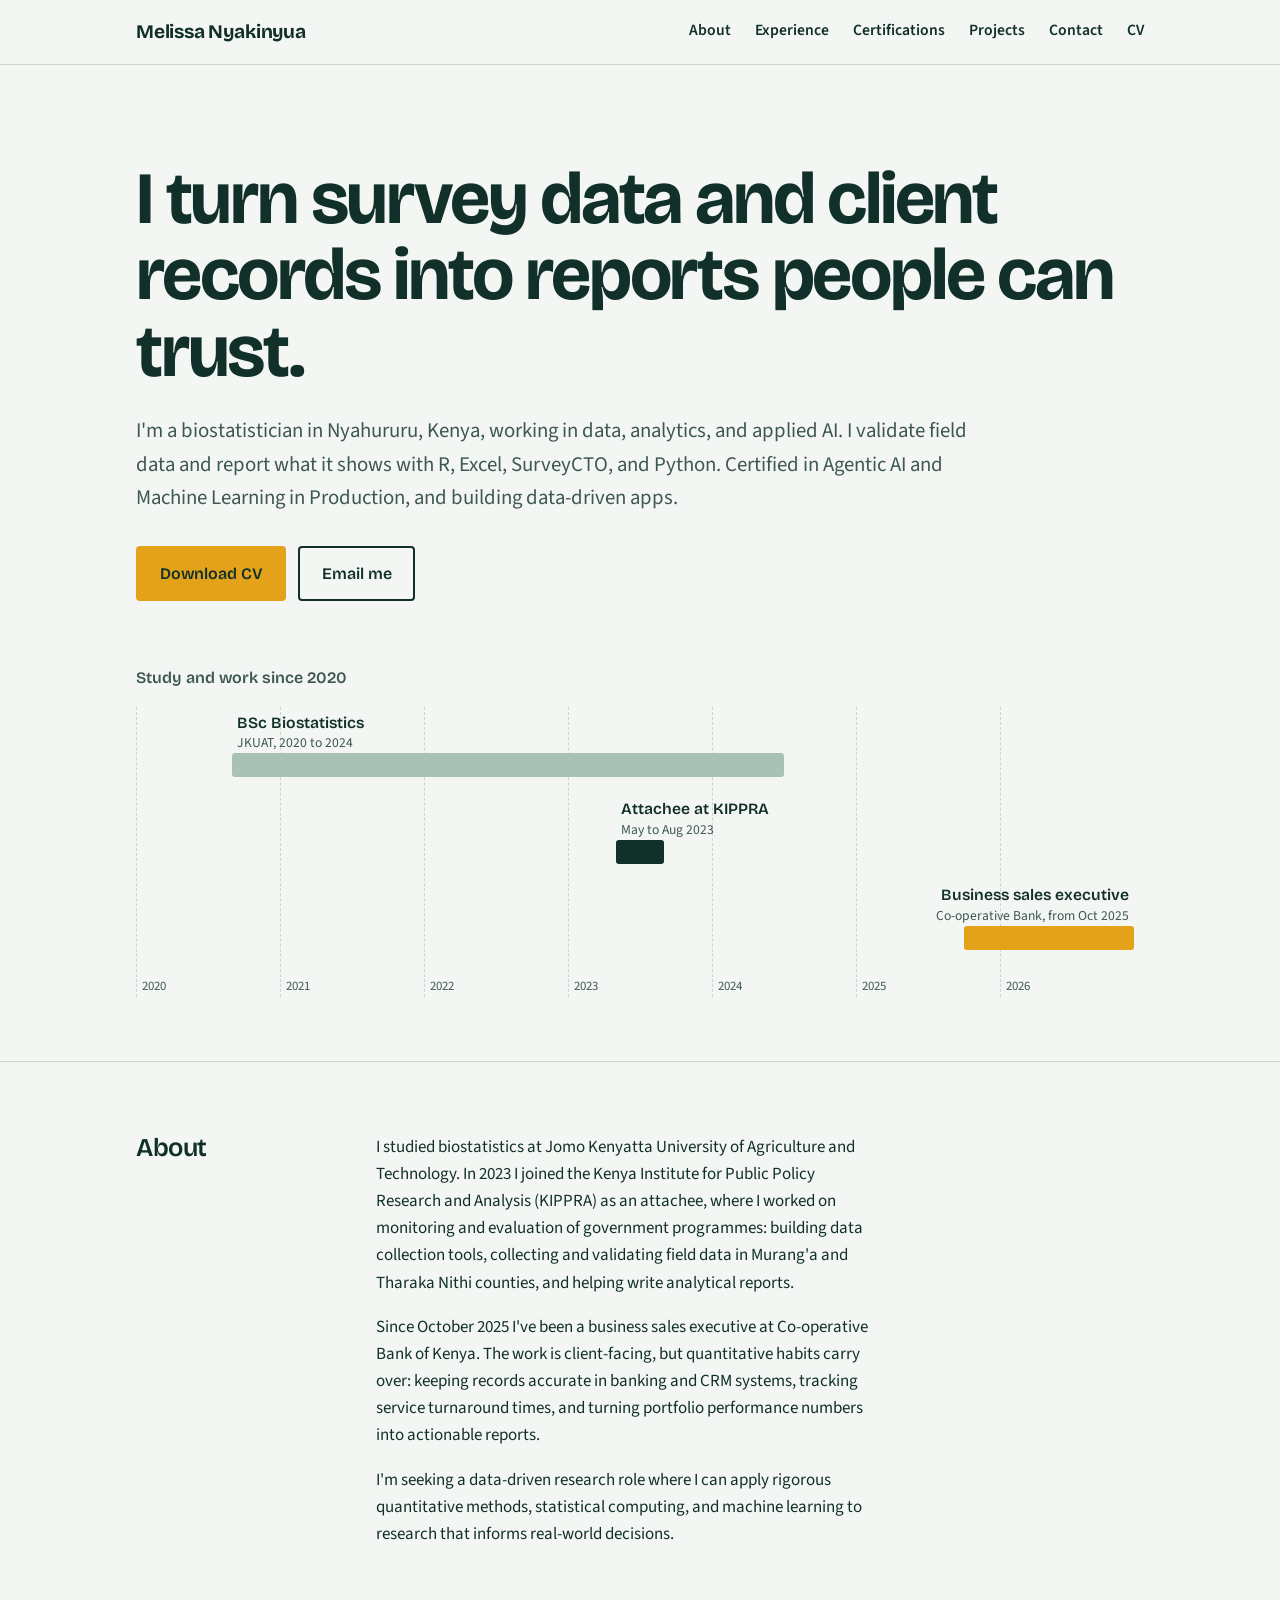
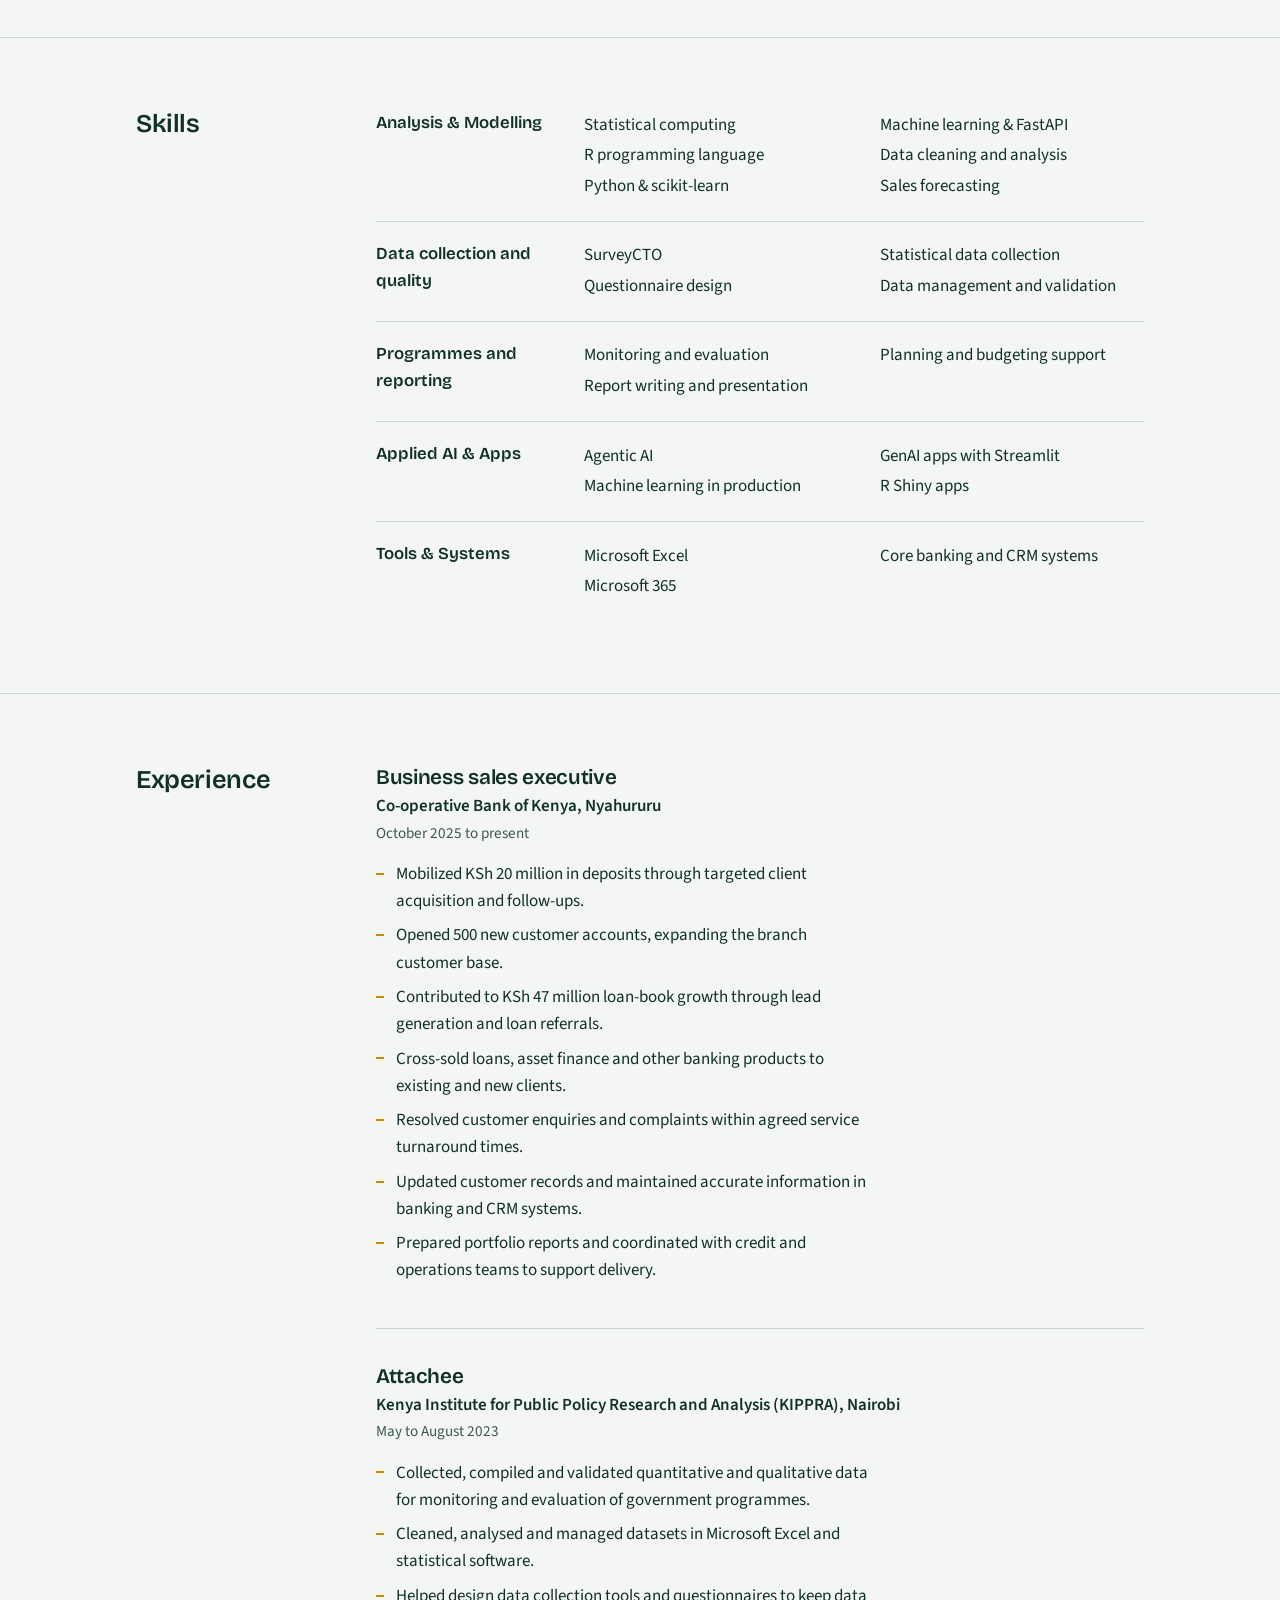
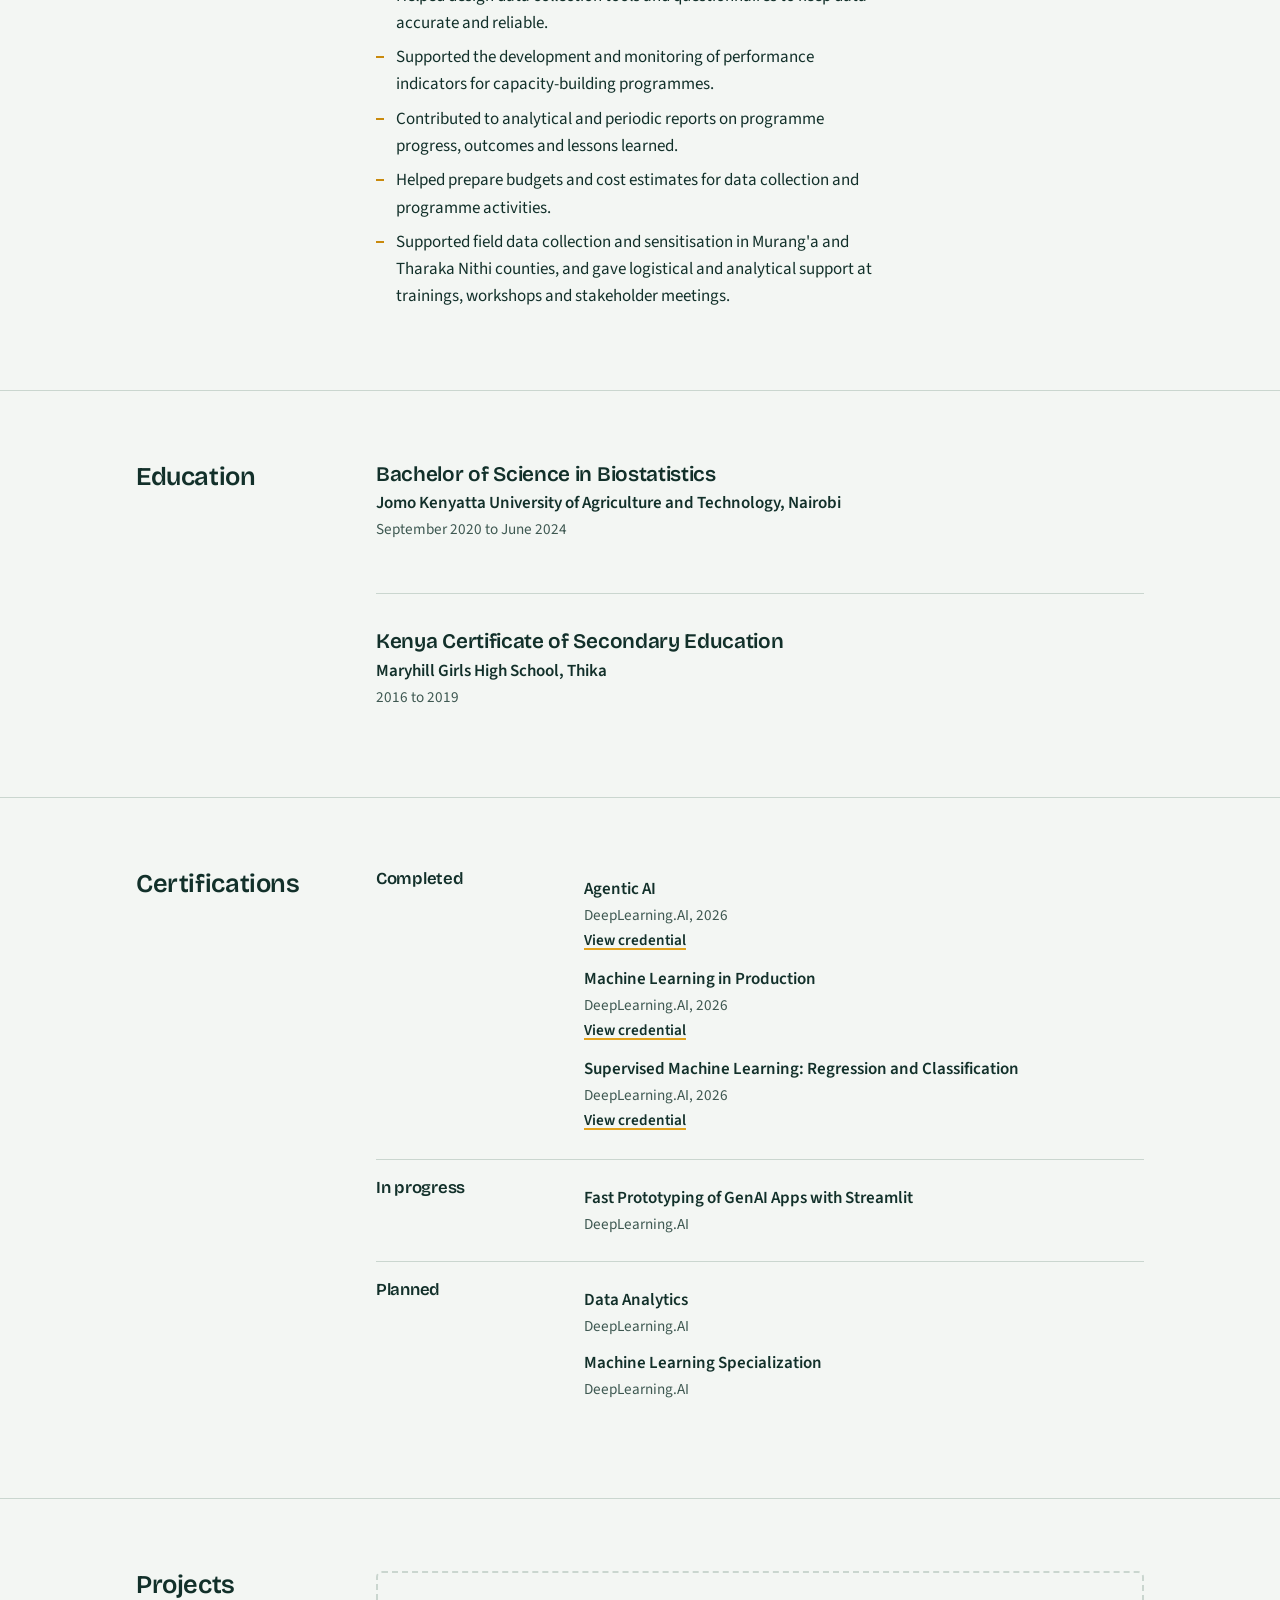
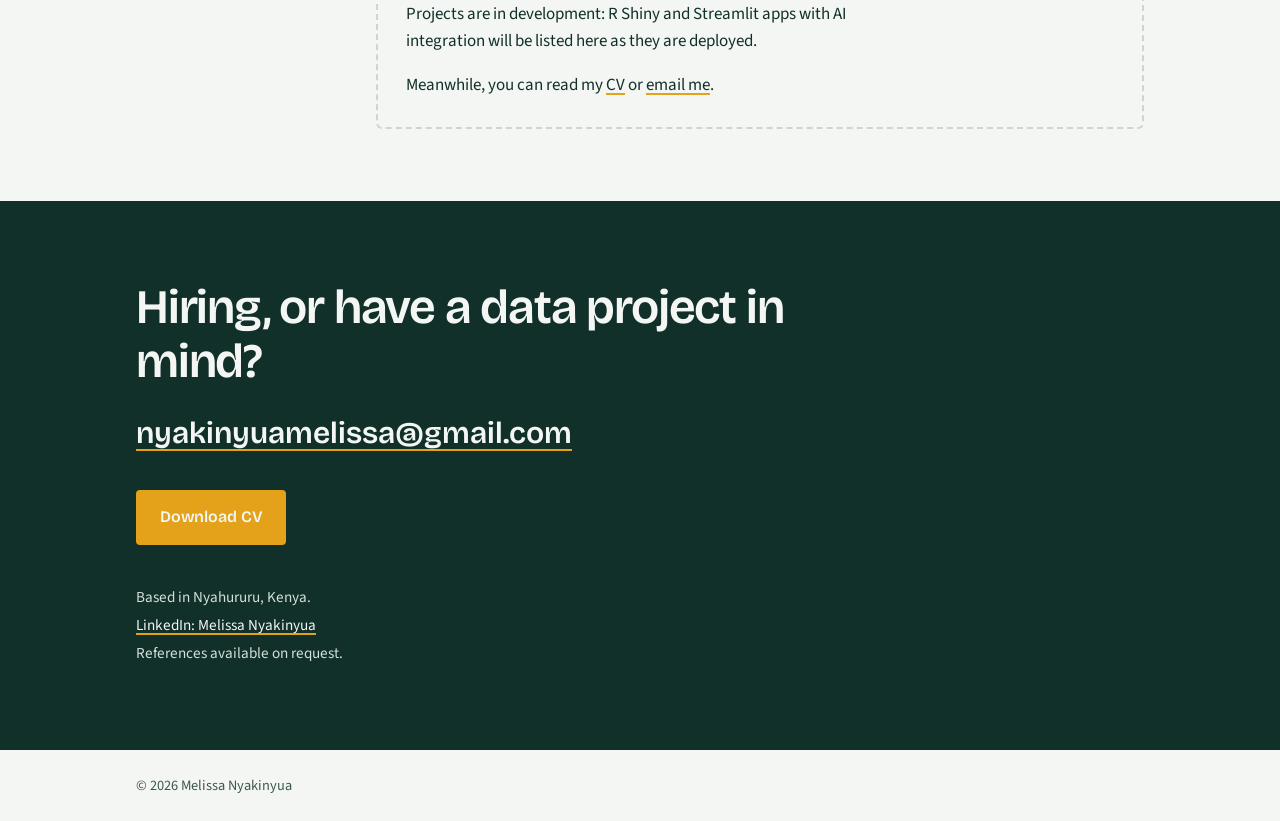
<file: index.html>
<!DOCTYPE html>
<html lang="en">
<head>
  <meta charset="utf-8" />
  <meta name="viewport" content="width=device-width, initial-scale=1" />
  <title>Melissa Nyakinyua | Biostatistician, data and AI</title>
  <meta name="description" content="Melissa Nyakinyua is a biostatistics graduate in Nyahururu, Kenya, working with R, Excel and SurveyCTO and building skills in AI and machine learning." />
  <meta property="og:title" content="Melissa Nyakinyua | Biostatistician, data and AI" />
  <meta property="og:description" content="Data validation, reporting and AI-assisted apps. BSc Biostatistics, JKUAT. Based in Nyahururu, Kenya." />
  <meta property="og:type" content="website" />
  <meta name="theme-color" content="#12302a" />
  <link rel="icon" href="data:image/svg+xml,%3Csvg xmlns='http://www.w3.org/2000/svg' viewBox='0 0 64 64'%3E%3Crect width='64' height='64' rx='12' fill='%2312302a'/%3E%3Ctext x='32' y='45' font-family='Georgia,serif' font-size='38' font-weight='700' text-anchor='middle' fill='%23e3a21a'%3EM%3C/text%3E%3C/svg%3E" />

  <link rel="preconnect" href="https://fonts.googleapis.com" />
  <link rel="preconnect" href="https://fonts.gstatic.com" crossorigin />
  <link href="https://fonts.googleapis.com/css2?family=Bricolage+Grotesque:wght@500;600;700&family=Source+Sans+3:wght@400;600&display=swap" rel="stylesheet" />
  <link rel="stylesheet" href="assets/css/style.css" />
</head>
<body>
  <a class="skip-link" href="#main">Skip to content</a>

  <header class="site-header">
    <div class="wrap">
      <a class="wordmark" href="index.html">Melissa Nyakinyua</a>
      <nav aria-label="Main">
        <ul class="nav">
          <li><a href="index.html#about">About</a></li>
          <li><a href="index.html#experience">Experience</a></li>
          <li><a href="index.html#certifications">Certifications</a></li>
          <li><a href="projects.html">Projects</a></li>
          <li><a href="index.html#contact">Contact</a></li>
          <li><a href="assets/Melissa_Nyakinyua_CV.pdf" target="_blank" rel="noopener">CV</a></li>
        </ul>
      </nav>
    </div>
  </header>

  <main id="main">
    <!-- Hero -->
    <section class="hero">
      <div class="wrap">
        <h1>I turn survey data and client records into reports people can trust.</h1>
        <p class="lead">
          I'm a biostatistician in Nyahururu, Kenya, working in data, analytics, and applied AI.
          I validate field data and report what it shows with R, Excel, SurveyCTO, and Python.
          Certified in Agentic AI and Machine Learning in Production, and building data-driven apps.
        </p>
        <div class="btn-row">
          <a class="btn btn-primary" href="assets/Melissa_Nyakinyua_CV.pdf" target="_blank" rel="noopener">Download CV</a>
          <a class="btn btn-secondary" href="mailto:nyakinyuamelissa@gmail.com">Email me</a>
        </div>

        <!-- Filled in by assets/js/main.js -->
        <div class="chart" id="timeline" aria-live="off"></div>
      </div>
    </section>

    <!-- About -->
    <section class="section" id="about">
      <div class="wrap section-grid">
        <h2 class="section-title">About</h2>
        <div>
          <p>
            I studied biostatistics at Jomo Kenyatta University of Agriculture and Technology.
            In 2023 I joined the Kenya Institute for Public Policy Research and Analysis (KIPPRA) as an attachee,
            where I worked on monitoring and evaluation of government programmes: building data collection tools,
            collecting and validating field data in Murang'a and Tharaka Nithi counties, and helping write analytical reports.
          </p>
          <p>
            Since October 2025 I've been a business sales executive at Co-operative Bank of Kenya.
            The work is client-facing, but quantitative habits carry over: keeping records accurate in banking and CRM systems,
            tracking service turnaround times, and turning portfolio performance numbers into actionable reports.
          </p>
          <p>
            I'm seeking a data-driven research role where I can apply rigorous quantitative methods, statistical computing, and machine learning to research that informs real-world decisions.
          </p>
        </div>
      </div>
    </section>

    <!-- Skills -->
    <section class="section" id="skills">
      <div class="wrap section-grid">
        <h2 class="section-title">Skills</h2>
        <dl class="skills">
          <div class="skill-group">
            <dt>Analysis & Modelling</dt>
            <dd>
              <ul>
                <li>Statistical computing</li>
                <li>R programming language</li>
                <li>Python & scikit-learn</li>
                <li>Machine learning & FastAPI</li>
                <li>Data cleaning and analysis</li>
                <li>Sales forecasting</li>
              </ul>
            </dd>
          </div>
          <div class="skill-group">
            <dt>Data collection and quality</dt>
            <dd>
              <ul>
                <li>SurveyCTO</li>
                <li>Questionnaire design</li>
                <li>Statistical data collection</li>
                <li>Data management and validation</li>
              </ul>
            </dd>
          </div>
          <div class="skill-group">
            <dt>Programmes and reporting</dt>
            <dd>
              <ul>
                <li>Monitoring and evaluation</li>
                <li>Report writing and presentation</li>
                <li>Planning and budgeting support</li>
              </ul>
            </dd>
          </div>
          <div class="skill-group">
            <dt>Applied AI & Apps</dt>
            <dd>
              <ul>
                <li>Agentic AI</li>
                <li>Machine learning in production</li>
                <li>GenAI apps with Streamlit</li>
                <li>R Shiny apps</li>
              </ul>
            </dd>
          </div>
          <div class="skill-group">
            <dt>Tools & Systems</dt>
            <dd>
              <ul>
                <li>Microsoft Excel</li>
                <li>Microsoft 365</li>
                <li>Core banking and CRM systems</li>
              </ul>
            </dd>
          </div>
        </dl>
      </div>
    </section>

    <!-- Experience -->
    <section class="section" id="experience">
      <div class="wrap section-grid">
        <h2 class="section-title">Experience</h2>
        <div>
          <article class="role">
            <h3>Business sales executive</h3>
            <p class="org">Co-operative Bank of Kenya, Nyahururu</p>
            <p class="when">October 2025 to present</p>
            <ul>
              <li>Mobilized KSh 20 million in deposits through targeted client acquisition and follow-ups.</li>
              <li>Opened 500 new customer accounts, expanding the branch customer base.</li>
              <li>Contributed to KSh 47 million loan-book growth through lead generation and loan referrals.</li>
              <li>Cross-sold loans, asset finance and other banking products to existing and new clients.</li>
              <li>Resolved customer enquiries and complaints within agreed service turnaround times.</li>
              <li>Updated customer records and maintained accurate information in banking and CRM systems.</li>
              <li>Prepared portfolio reports and coordinated with credit and operations teams to support delivery.</li>
            </ul>
          </article>

          <article class="role">
            <h3>Attachee</h3>
            <p class="org">Kenya Institute for Public Policy Research and Analysis (KIPPRA), Nairobi</p>
            <p class="when">May to August 2023</p>
            <ul>
              <li>Collected, compiled and validated quantitative and qualitative data for monitoring and evaluation of government programmes.</li>
              <li>Cleaned, analysed and managed datasets in Microsoft Excel and statistical software.</li>
              <li>Helped design data collection tools and questionnaires to keep data accurate and reliable.</li>
              <li>Supported the development and monitoring of performance indicators for capacity-building programmes.</li>
              <li>Contributed to analytical and periodic reports on programme progress, outcomes and lessons learned.</li>
              <li>Helped prepare budgets and cost estimates for data collection and programme activities.</li>
              <li>Supported field data collection and sensitisation in Murang'a and Tharaka Nithi counties, and gave logistical and analytical support at trainings, workshops and stakeholder meetings.</li>
            </ul>
          </article>
        </div>
      </div>
    </section>

    <!-- Education -->
    <section class="section" id="education">
      <div class="wrap section-grid">
        <h2 class="section-title">Education</h2>
        <div>
          <article class="role">
            <h3>Bachelor of Science in Biostatistics</h3>
            <p class="org">Jomo Kenyatta University of Agriculture and Technology, Nairobi</p>
            <p class="when">September 2020 to June 2024</p>
          </article>
          <article class="role">
            <h3>Kenya Certificate of Secondary Education</h3>
            <p class="org">Maryhill Girls High School, Thika</p>
            <p class="when">2016 to 2019</p>
          </article>
        </div>
      </div>
    </section>

    <!-- Certifications (filled in by assets/js/main.js from assets/js/certifications-data.js) -->
    <section class="section" id="certifications">
      <div class="wrap section-grid">
        <h2 class="section-title">Certifications</h2>
        <div id="cert-list"></div>
      </div>
    </section>

    <!-- Projects (preview; filled in by assets/js/main.js) -->
    <section class="section" id="projects">
      <div class="wrap section-grid">
        <h2 class="section-title">Projects</h2>
        <div>
          <div class="project-list" id="project-preview"></div>
          <a class="more-link" id="project-more" href="projects.html" hidden>See all projects</a>
        </div>
      </div>
    </section>

    <!-- Contact -->
    <section class="contact" id="contact">
      <div class="wrap">
        <h2>Hiring, or have a data project in mind?</h2>
        <a class="email" href="mailto:nyakinyuamelissa@gmail.com">nyakinyuamelissa@gmail.com</a>
        <div class="btn-row">
          <a class="btn btn-primary" href="assets/Melissa_Nyakinyua_CV.pdf" target="_blank" rel="noopener">Download CV</a>
        </div>
        <div class="contact-details">
          <p>Based in Nyahururu, Kenya.</p>
          <p><a href="https://linkedin.com/in/melissa-nyakinyua-3889a328b" target="_blank" rel="noopener">LinkedIn: Melissa Nyakinyua</a></p>
          <p>References available on request.</p>
        </div>
      </div>
    </section>
  </main>

  <footer class="site-footer">
    <div class="wrap">
      <p>&copy; <span id="year">2026</span> Melissa Nyakinyua</p>
    </div>
  </footer>

  <script src="assets/js/projects-data.js"></script>
  <script src="assets/js/certifications-data.js"></script>
  <script src="assets/js/main.js"></script>
</body>
</html>
</file>
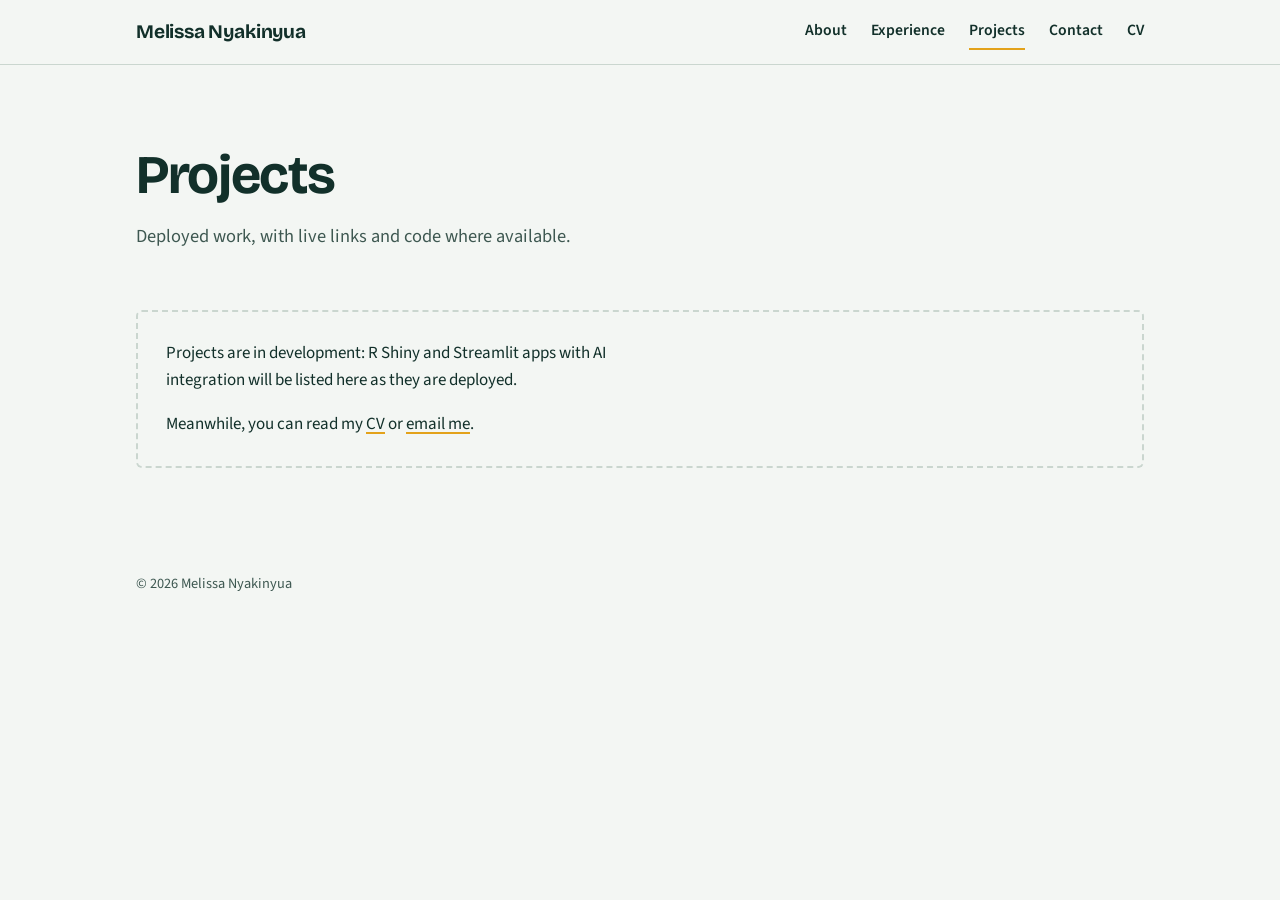
<file: projects.html>
<!DOCTYPE html>
<html lang="en">
<head>
  <meta charset="utf-8" />
  <meta name="viewport" content="width=device-width, initial-scale=1" />
  <title>Projects | Melissa Nyakinyua</title>
  <meta name="description" content="Data and statistics projects by Melissa Nyakinyua, with live links and code." />
  <meta name="theme-color" content="#12302a" />
  <link rel="icon" href="data:image/svg+xml,%3Csvg xmlns='http://www.w3.org/2000/svg' viewBox='0 0 64 64'%3E%3Crect width='64' height='64' rx='12' fill='%2312302a'/%3E%3Ctext x='32' y='45' font-family='Georgia,serif' font-size='38' font-weight='700' text-anchor='middle' fill='%23e3a21a'%3EM%3C/text%3E%3C/svg%3E" />

  <link rel="preconnect" href="https://fonts.googleapis.com" />
  <link rel="preconnect" href="https://fonts.gstatic.com" crossorigin />
  <link href="https://fonts.googleapis.com/css2?family=Bricolage+Grotesque:wght@500;600;700&family=Source+Sans+3:wght@400;600&display=swap" rel="stylesheet" />
  <link rel="stylesheet" href="assets/css/style.css" />
</head>
<body>
  <a class="skip-link" href="#main">Skip to content</a>

  <header class="site-header">
    <div class="wrap">
      <a class="wordmark" href="index.html">Melissa Nyakinyua</a>
      <nav aria-label="Main">
        <ul class="nav">
          <li><a href="index.html#about">About</a></li>
          <li><a href="index.html#experience">Experience</a></li>
          <li><a href="projects.html" aria-current="page">Projects</a></li>
          <li><a href="index.html#contact">Contact</a></li>
          <li><a href="assets/Melissa_Nyakinyua_CV.pdf" target="_blank" rel="noopener">CV</a></li>
        </ul>
      </nav>
    </div>
  </header>

  <main id="main">
    <section class="page-head">
      <div class="wrap">
        <h1>Projects</h1>
        <p>Deployed work, with live links and code where available.</p>
      </div>
    </section>

    <section class="page-body">
      <div class="wrap">
        <div class="project-list" id="project-list"></div>
      </div>
    </section>
  </main>

  <footer class="site-footer">
    <div class="wrap">
      <p>&copy; <span id="year">2026</span> Melissa Nyakinyua</p>
    </div>
  </footer>

  <script src="assets/js/projects-data.js"></script>
  <script src="assets/js/main.js"></script>
</body>
</html>
</file>
<file: assets/css/style.css>
/* ==========================================================================
   Melissa Nyakinyua – portfolio
   Palette: mist (page), conifer (ink), sage, marigold (accent)
   Type: Bricolage Grotesque (headings) + Source Sans 3 (body)
   ========================================================================== */

:root {
  --paper: #f3f6f3;
  --ink: #12302a;
  --ink-soft: #3e5851;
  --sage: #a9c2b6;
  --rule: #cad6cf;
  --marigold: #e3a21a;
  --marigold-deep: #c98a0c;

  --font-head: "Bricolage Grotesque", "Segoe UI", system-ui, sans-serif;
  --font-body: "Source Sans 3", "Segoe UI", system-ui, -apple-system, sans-serif;

  --wrap: 68rem;
  --gutter: clamp(1.25rem, 4vw, 2.5rem);
}

*,
*::before,
*::after {
  box-sizing: border-box;
}

html {
  scroll-behavior: smooth;
  scroll-padding-top: 5rem;
  -webkit-text-size-adjust: 100%;
}

body {
  margin: 0;
  background: var(--paper);
  color: var(--ink);
  font-family: var(--font-body);
  font-size: 1.0625rem;
  line-height: 1.6;
  -webkit-font-smoothing: antialiased;
}

img {
  max-width: 100%;
  height: auto;
  display: block;
}

a {
  color: var(--ink);
  text-decoration-color: var(--marigold);
  text-decoration-thickness: 2px;
  text-underline-offset: 0.2em;
}

a:hover {
  text-decoration-color: var(--ink);
}

:focus-visible {
  outline: 3px solid var(--marigold-deep);
  outline-offset: 3px;
  border-radius: 2px;
}

.wrap {
  width: 100%;
  max-width: var(--wrap);
  margin-inline: auto;
  padding-inline: var(--gutter);
}

.skip-link {
  position: absolute;
  left: var(--gutter);
  top: -4rem;
  background: var(--ink);
  color: var(--paper);
  padding: 0.6rem 1rem;
  z-index: 100;
}

.skip-link:focus {
  top: 0.75rem;
}

h1,
h2,
h3 {
  font-family: var(--font-head);
  font-weight: 600;
  line-height: 1.12;
  letter-spacing: -0.015em;
  margin: 0;
}

p {
  margin: 0 0 1em;
  max-width: 62ch;
}

ul {
  margin: 0;
  padding: 0;
}

/* --------------------------------------------------------------------------
   Header
   -------------------------------------------------------------------------- */

.site-header {
  position: sticky;
  top: 0;
  z-index: 50;
  background: rgba(243, 246, 243, 0.94);
  backdrop-filter: blur(6px);
  border-bottom: 1px solid var(--rule);
}

.site-header .wrap {
  display: flex;
  flex-wrap: wrap;
  align-items: center;
  justify-content: space-between;
  gap: 0.25rem 2rem;
  padding-block: 0.85rem;
}

.wordmark {
  font-family: var(--font-head);
  font-weight: 700;
  font-size: 1.2rem;
  letter-spacing: -0.01em;
  text-decoration: none;
}

.nav {
  display: flex;
  flex-wrap: wrap;
  align-items: center;
  gap: 0.25rem 1.5rem;
  list-style: none;
}

.nav a {
  display: inline-block;
  padding: 0.3rem 0;
  text-decoration: none;
  font-weight: 600;
  font-size: 0.98rem;
  border-bottom: 2px solid transparent;
}

.nav a:hover,
.nav a[aria-current="page"] {
  border-bottom-color: var(--marigold);
}

/* --------------------------------------------------------------------------
   Buttons
   -------------------------------------------------------------------------- */

.btn {
  display: inline-block;
  padding: 0.8rem 1.35rem;
  font-family: var(--font-head);
  font-weight: 600;
  font-size: 1rem;
  text-decoration: none;
  border: 2px solid var(--ink);
  border-radius: 4px;
  transition: background-color 0.15s, color 0.15s;
}

.btn-primary {
  background: var(--marigold);
  border-color: var(--marigold);
  color: var(--ink);
}

.btn-primary:hover {
  background: var(--marigold-deep);
  border-color: var(--marigold-deep);
}

.btn-secondary {
  background: transparent;
  color: var(--ink);
}

.btn-secondary:hover {
  background: var(--ink);
  color: var(--paper);
}

.btn-row {
  display: flex;
  flex-wrap: wrap;
  gap: 0.75rem;
  margin-top: 2rem;
}

/* --------------------------------------------------------------------------
   Hero
   -------------------------------------------------------------------------- */

.hero {
  padding: clamp(3rem, 8vw, 6rem) 0 clamp(2.5rem, 6vw, 4rem);
}

.hero h1 {
  font-size: clamp(2.4rem, 6.4vw, 4.6rem);
  font-weight: 700;
  letter-spacing: -0.03em;
  line-height: 1.04;
  max-width: 17em;
  margin-bottom: 1.5rem;
}

.hero .lead {
  font-size: clamp(1.1rem, 2vw, 1.3rem);
  color: var(--ink-soft);
  max-width: 40em;
  margin-bottom: 0;
}

/* --------------------------------------------------------------------------
   Timeline chart (rendered by main.js)
   -------------------------------------------------------------------------- */

.chart {
  margin-top: clamp(2.5rem, 6vw, 4rem);
}

.chart-title {
  font-family: var(--font-head);
  font-size: 1rem;
  font-weight: 600;
  margin-bottom: 1rem;
  color: var(--ink-soft);
}

.tl-plot {
  position: relative;
  padding-bottom: 1.9rem;
}

.tl-tick {
  position: absolute;
  top: 0;
  bottom: 0;
  border-left: 1px dashed var(--rule);
}

.tl-tick span {
  position: absolute;
  bottom: 0;
  left: 0.3rem;
  font-size: 0.8rem;
  color: var(--ink-soft);
  font-variant-numeric: tabular-nums;
}

.tl-row {
  position: relative;
  height: 5.4rem;
}

.tl-label {
  position: absolute;
  top: 0.35rem;
  width: max-content;
  max-width: 72%;
  line-height: 1.25;
  padding-inline: 0.3rem;
}

.tl-label strong {
  display: block;
  font-family: var(--font-head);
  font-size: 0.98rem;
  font-weight: 600;
}

.tl-label span {
  font-size: 0.85rem;
  color: var(--ink-soft);
}

.tl-label.is-right {
  text-align: right;
  max-width: 92%;
}

.tl-bar {
  position: absolute;
  top: 2.9rem;
  height: 1.5rem;
  min-width: 6px;
  border-radius: 3px;
  transform-origin: left center;
}

.bar-edu {
  background: var(--sage);
}

.bar-attach {
  background: var(--ink);
}

.bar-work {
  background: var(--marigold);
}

.tl-today {
  position: absolute;
  top: 0;
  bottom: 1.9rem;
  border-left: 2px solid var(--ink);
}

/* One orchestrated moment: the bars draw in left to right */
@media (prefers-reduced-motion: no-preference) {
  .chart.is-ready .tl-bar {
    animation: draw 0.9s cubic-bezier(0.22, 0.8, 0.25, 1) both;
  }
  .chart.is-ready .tl-row:nth-child(2) .tl-bar { animation-delay: 0.25s; }
  .chart.is-ready .tl-row:nth-child(3) .tl-bar { animation-delay: 0.5s; }
  .chart.is-ready .tl-label {
    animation: fade 0.6s ease both;
  }
  .chart.is-ready .tl-row:nth-child(1) .tl-label { animation-delay: 0.3s; }
  .chart.is-ready .tl-row:nth-child(2) .tl-label { animation-delay: 0.55s; }
  .chart.is-ready .tl-row:nth-child(3) .tl-label { animation-delay: 0.8s; }
}

@keyframes draw {
  from { transform: scaleX(0); }
  to   { transform: scaleX(1); }
}

@keyframes fade {
  from { opacity: 0; }
  to   { opacity: 1; }
}

/* --------------------------------------------------------------------------
   Sections
   -------------------------------------------------------------------------- */

.section {
  border-top: 1px solid var(--rule);
  padding: clamp(2.75rem, 6vw, 4.5rem) 0;
}

.section-grid {
  display: grid;
  gap: 1.5rem 3rem;
}

.section-title {
  font-size: 1.6rem;
}

@media (min-width: 52rem) {
  .section-grid {
    grid-template-columns: 12rem minmax(0, 1fr);
  }
  .section-title {
    position: sticky;
    top: 5.5rem;
    align-self: start;
  }
}

/* Skills */

.skills {
  margin: 0;
}

.skill-group {
  display: grid;
  gap: 0.35rem 2rem;
  padding: 1.2rem 0;
  border-top: 1px solid var(--rule);
}

.skill-group:first-child {
  border-top: 0;
  padding-top: 0;
}

.skill-group dt {
  font-family: var(--font-head);
  font-weight: 600;
  font-size: 1.05rem;
}

.skill-group dd {
  margin: 0;
}

.skill-group ul {
  list-style: none;
  columns: 2 12rem;
  column-gap: 2rem;
}

.skill-group li {
  padding: 0.1rem 0;
  break-inside: avoid;
}

@media (min-width: 40rem) {
  .skill-group {
    grid-template-columns: 11rem minmax(0, 1fr);
  }
}

/* Certifications */

.cert-group {
  display: grid;
  gap: 0.35rem 2rem;
  padding: 1.2rem 0;
  border-top: 1px solid var(--rule);
}

.cert-group:first-child {
  border-top: 0;
  padding-top: 0;
}

.cert-group h3 {
  font-size: 1.05rem;
}

.cert-items {
  list-style: none;
}

.cert-items li {
  padding: 0.35rem 0;
}

.cert-items strong {
  display: block;
  font-weight: 600;
}

.cert-items span {
  display: block;
  color: var(--ink-soft);
  font-size: 0.95rem;
}

.cert-items a {
  font-size: 0.95rem;
  font-weight: 600;
}

@media (min-width: 40rem) {
  .cert-group {
    grid-template-columns: 11rem minmax(0, 1fr);
  }
}

/* Roles (experience, education) */

.role {
  padding-bottom: 2.25rem;
  margin-bottom: 2.25rem;
  border-bottom: 1px solid var(--rule);
}

.role:last-child {
  padding-bottom: 0;
  margin-bottom: 0;
  border-bottom: 0;
}

.role h3 {
  font-size: 1.3rem;
}

.role .org {
  margin: 0.25rem 0 0;
  font-weight: 600;
}

.role .when {
  margin: 0 0 1rem;
  color: var(--ink-soft);
  font-size: 0.95rem;
}

.role ul {
  list-style: none;
  max-width: 62ch;
}

.role li {
  position: relative;
  padding-left: 1.25rem;
  margin-bottom: 0.45rem;
}

.role li::before {
  content: "";
  position: absolute;
  left: 0;
  top: 0.7em;
  width: 0.5rem;
  height: 2px;
  background: var(--marigold-deep);
}

/* --------------------------------------------------------------------------
   Projects (rendered by main.js from assets/js/projects-data.js)
   -------------------------------------------------------------------------- */

.project-list {
  display: block;
}

.project {
  display: grid;
  gap: 1rem 2rem;
  padding: 1.75rem 0;
  border-top: 1px solid var(--rule);
}

.project:first-child {
  border-top: 0;
  padding-top: 0;
}

.project h3 {
  font-size: 1.4rem;
  margin-bottom: 0.4rem;
}

.project .project-meta {
  margin: 0 0 0.75rem;
  color: var(--ink-soft);
  font-size: 0.95rem;
}

.project .project-links {
  display: flex;
  flex-wrap: wrap;
  gap: 0.5rem 1.5rem;
  margin: 0.25rem 0 0;
  font-weight: 600;
}

.project img {
  width: 100%;
  border-radius: 4px;
  border: 1px solid var(--rule);
  aspect-ratio: 16 / 10;
  object-fit: cover;
}

@media (min-width: 46rem) {
  .project.has-image {
    grid-template-columns: minmax(0, 1fr) 17rem;
  }
  .project.has-image img {
    grid-column: 2;
    grid-row: 1;
  }
}

.empty-state {
  border: 2px dashed var(--rule);
  border-radius: 6px;
  padding: 1.75rem;
}

.empty-state p:last-child {
  margin-bottom: 0;
}

.more-link {
  display: inline-block;
  margin-top: 1.5rem;
  font-weight: 600;
}

.page-head {
  padding: clamp(3rem, 7vw, 5rem) 0 clamp(1.5rem, 4vw, 2.5rem);
}

.page-head h1 {
  font-size: clamp(2.2rem, 5vw, 3.4rem);
  font-weight: 700;
  letter-spacing: -0.025em;
  margin-bottom: 1rem;
}

.page-head p {
  color: var(--ink-soft);
  font-size: 1.15rem;
}

.page-body {
  padding-bottom: clamp(3rem, 7vw, 5rem);
}

/* --------------------------------------------------------------------------
   Contact / footer
   -------------------------------------------------------------------------- */

.contact {
  background: var(--ink);
  color: var(--paper);
  padding: clamp(3rem, 7vw, 5rem) 0;
}

.contact h2 {
  font-size: clamp(1.9rem, 4.5vw, 3rem);
  letter-spacing: -0.025em;
  max-width: 16em;
  margin-bottom: 1.25rem;
}

.contact p {
  color: #d3e0da;
}

.contact a {
  color: var(--paper);
  text-decoration-color: var(--marigold);
}

.contact a:hover {
  text-decoration-color: var(--paper);
}

.contact .email {
  display: inline-block;
  font-family: var(--font-head);
  font-weight: 600;
  font-size: clamp(1.2rem, 3.4vw, 1.9rem);
  overflow-wrap: anywhere;
  margin-bottom: 1.5rem;
}

.contact .btn-secondary {
  border-color: var(--paper);
  color: var(--paper);
}

.contact .btn-secondary:hover {
  background: var(--paper);
  color: var(--ink);
}

.contact .btn-row {
  margin-top: 0.5rem;
}

.contact-details {
  margin-top: 2.5rem;
  font-size: 0.95rem;
}

.contact-details p {
  margin-bottom: 0.25rem;
}

.site-footer {
  padding: 1.5rem 0;
  font-size: 0.9rem;
  color: var(--ink-soft);
}

.site-footer p {
  margin: 0;
  max-width: none;
}

[hidden] {
  display: none !important;
}
</file>
